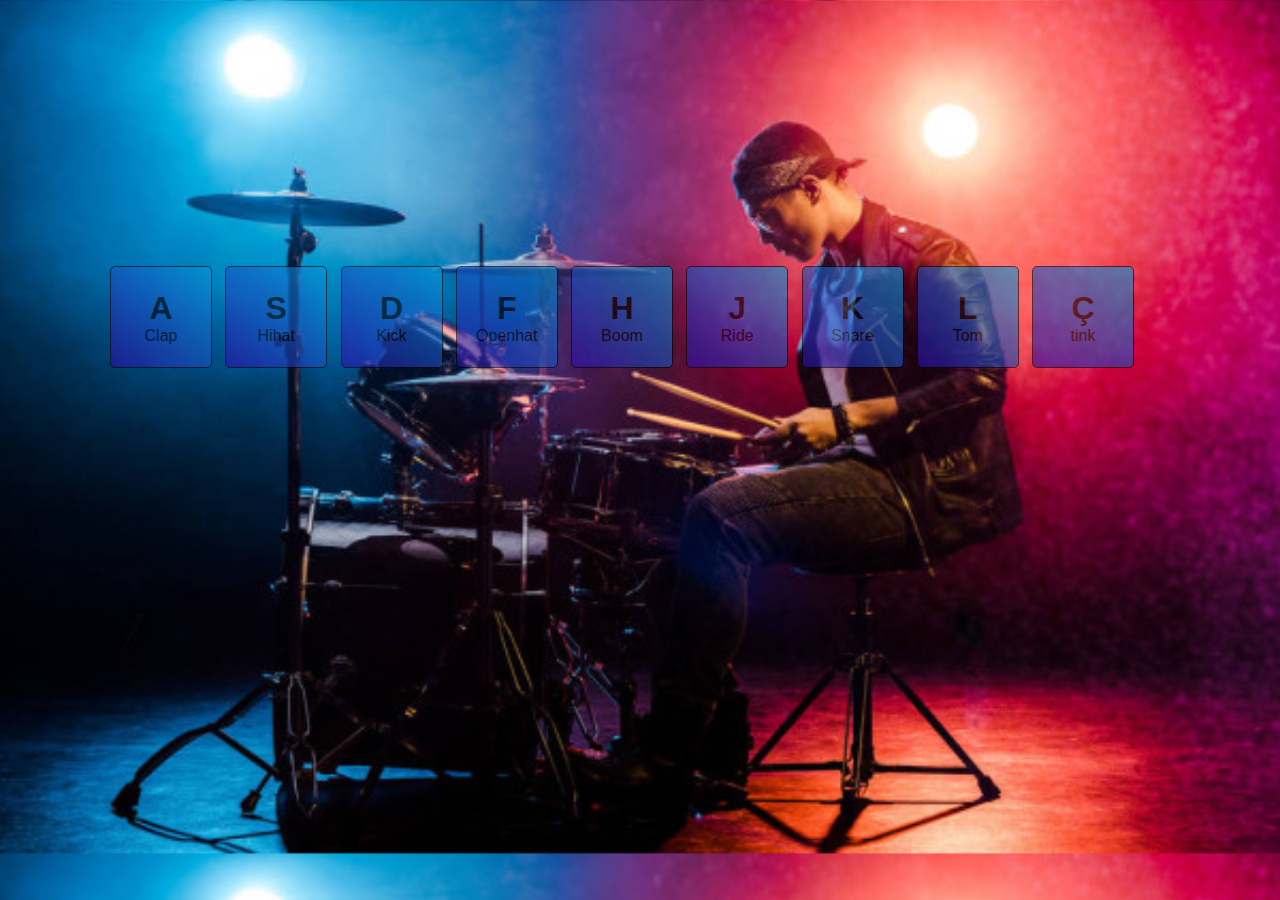
<file: dia 1/index.html>
<!DOCTYPE html>
<html lang="en">

<head>
    <meta charset="UTF-8">
    <meta name="viewport" content="width=device-width, initial-scale=1.0">
    <title>Document</title>
    <link rel="stylesheet" type="text/css" href="CSS/style.css">

</head>

<body onkeypress="keyEvent(event);">
    
    <div class="container">
        <div class="button" id="97">
            <h1>A</h1>
            <p>Clap</p>
        </div>
        <div class="button" id="115">
            <h1>S</h1>
            <p>Hihat</p>
        </div>
        <div class="button" id="100">
            <h1>D</h1>
            <p>Kick</p>
        </div>
        <div class="button" id="102">
            <h1>F</h1>
            <p>Openhat</p>
        </div>
        <div class="button" id="104">
            <h1>H</h1>
            <p>Boom</p>
        </div>
        <div class="button" id="106">
            <h1>J</h1>
            <p>Ride</p>
        </div>
        <div class="button" id="107">
            <h1>K</h1>
            <p>Snare</p>
        </div>
        <div class="button" id="108">
            <h1>L</h1>
            <p>Tom</p>
        </div>
        <div class="button" id="231">
            <h1>Ç</h1>
            <p>tink</p>
        </div>
    </div>

    <script src="script.js"></script>
</body>

</html>
</file>
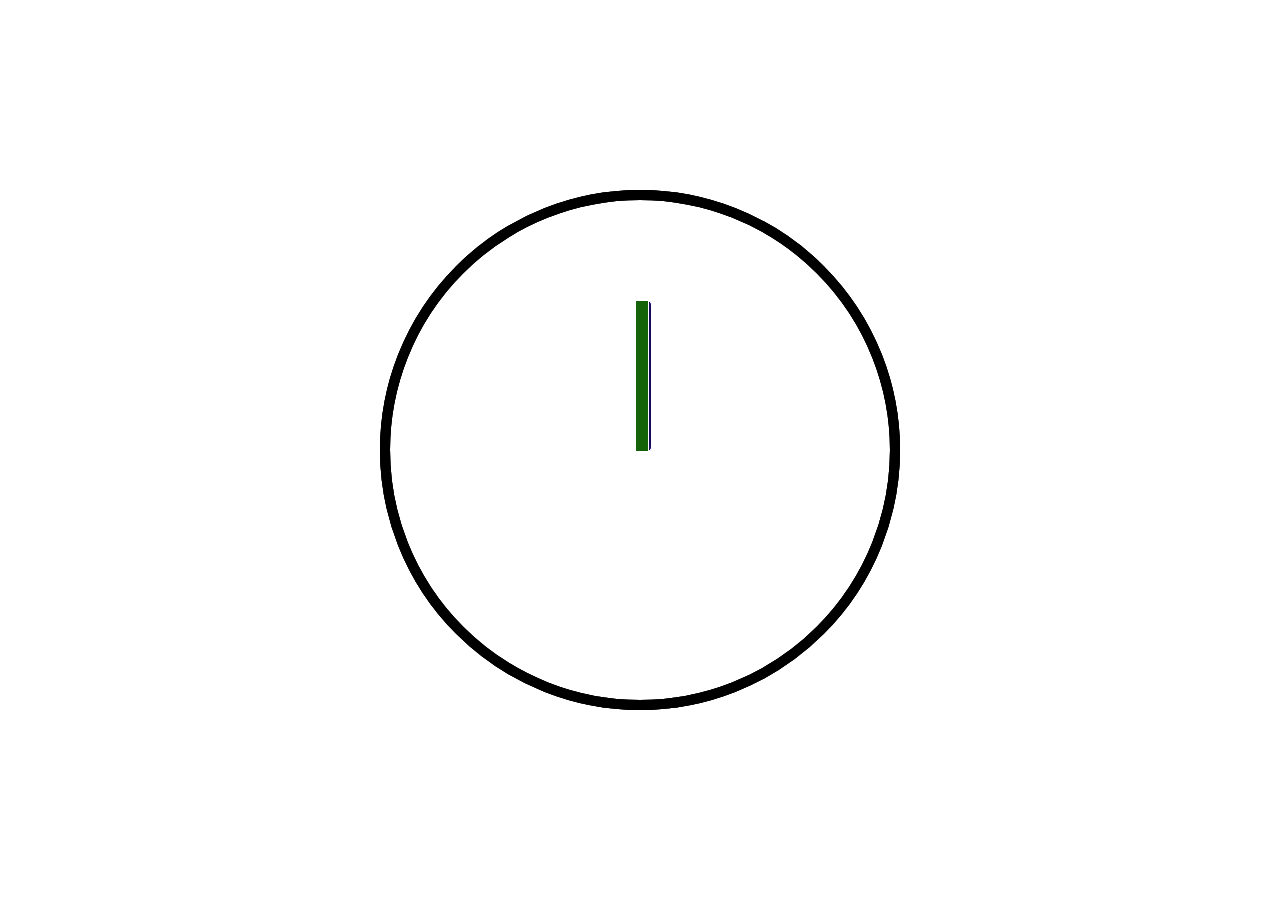
<file: dia 2/index.html>
<!DOCTYPE html>
<html lang="en">

<head>
    <meta charset="UTF-8">
    <meta name="viewport" content="width=device-width, initial-scale=1.0">
    <title>Document</title>
    <link rel="stylesheet" href="CSS/style.css">
</head>

<body>
    <section class="main">
        <div class="clock" id="pHora">
            <div class="hour"></div>
        </div>
        <div class="clock" id="pMinutos">
            <div class="minute"></div>
        </div>
        <div class="clock" id="pSegundos">
            <div class="second"></div>
        </div>

    </section>

    <script src="script.js"></script>
</body>

</html>
</file>
<file: dia 1/CSS/style.css>
*{
    padding: 0px;
    margin: 0px;
    font-family: sans-serif;
    list-style: none;
    

}
body{
    background-image:url(../img/battery.jpg);
    background-size: cover;
}

.container{
    
    display:flex;
    justify-content: space-between;
    align-items: center;
    max-width: 80vw;
    max-height: 100vw;
    margin: 100px;
    margin-top: 20vw;
    padding: 10px;
}
.button{
    border: 1px solid black ;
    border-radius: 5px;
    display: flex;
    align-items : center;
    justify-content: center;
    flex-direction: column;
    flex-wrap: wrap;
    width: 100px;
    height: 100px;
    background: linear-gradient(45deg, #2D0CAC, #069BDB);
    opacity: 0.6;
    
    
    
} 
.playing{
    border: 1px solid black ;
    border-radius: 5px;
    display: flex;
    align-items : center;
    justify-content: center;
    flex-direction: column;
    flex-wrap: wrap;
    width: 100px;
    height: 100px;
    background: linear-gradient(45deg, #069BDB, #2D0CAC);
    opacity: 0.9;
}
</file>
<file: dia 2/CSS/style.css>
*{
    padding: 0;
    margin: 0;
    font-family:sans-serif;
}
/*centraliza o relogio no meio da tela*/
.main{
    display: flex;
    height: 100vh;
    align-items:center;
    justify-content: center;

}
.clock{
    width: 500px;
    height: 500px;
    border-radius: 50%;
    border: 10px solid black;
    position: absolute;
    transition: all 0.5s;

    }
.hour{
    height:150px;
    width: 10px;
    background-color:rgb(99,12 ,00);
    z-index: 1;
    position: absolute;
    margin-left: 245px;
    margin-top: 100px;
    border: 1px solid white;
}

.minute{
    position: absolute;
    height: 150px;
    width: 12px;
    background-color: rgb(21,99 ,08);
    z-index: 2;
    margin-left: 245px;
    margin-top: 100px;
    border: 1px solid white;
}

.second{
    position: absolute;
    height: 150px;
    width: 15px;
    background-color: rgb(21,08 ,99);
    z-index: 1;
    border-radius: 5px;
    margin-left: 245px;
    margin-top: 100px;
    border: 1px solid white;
}
</file>
